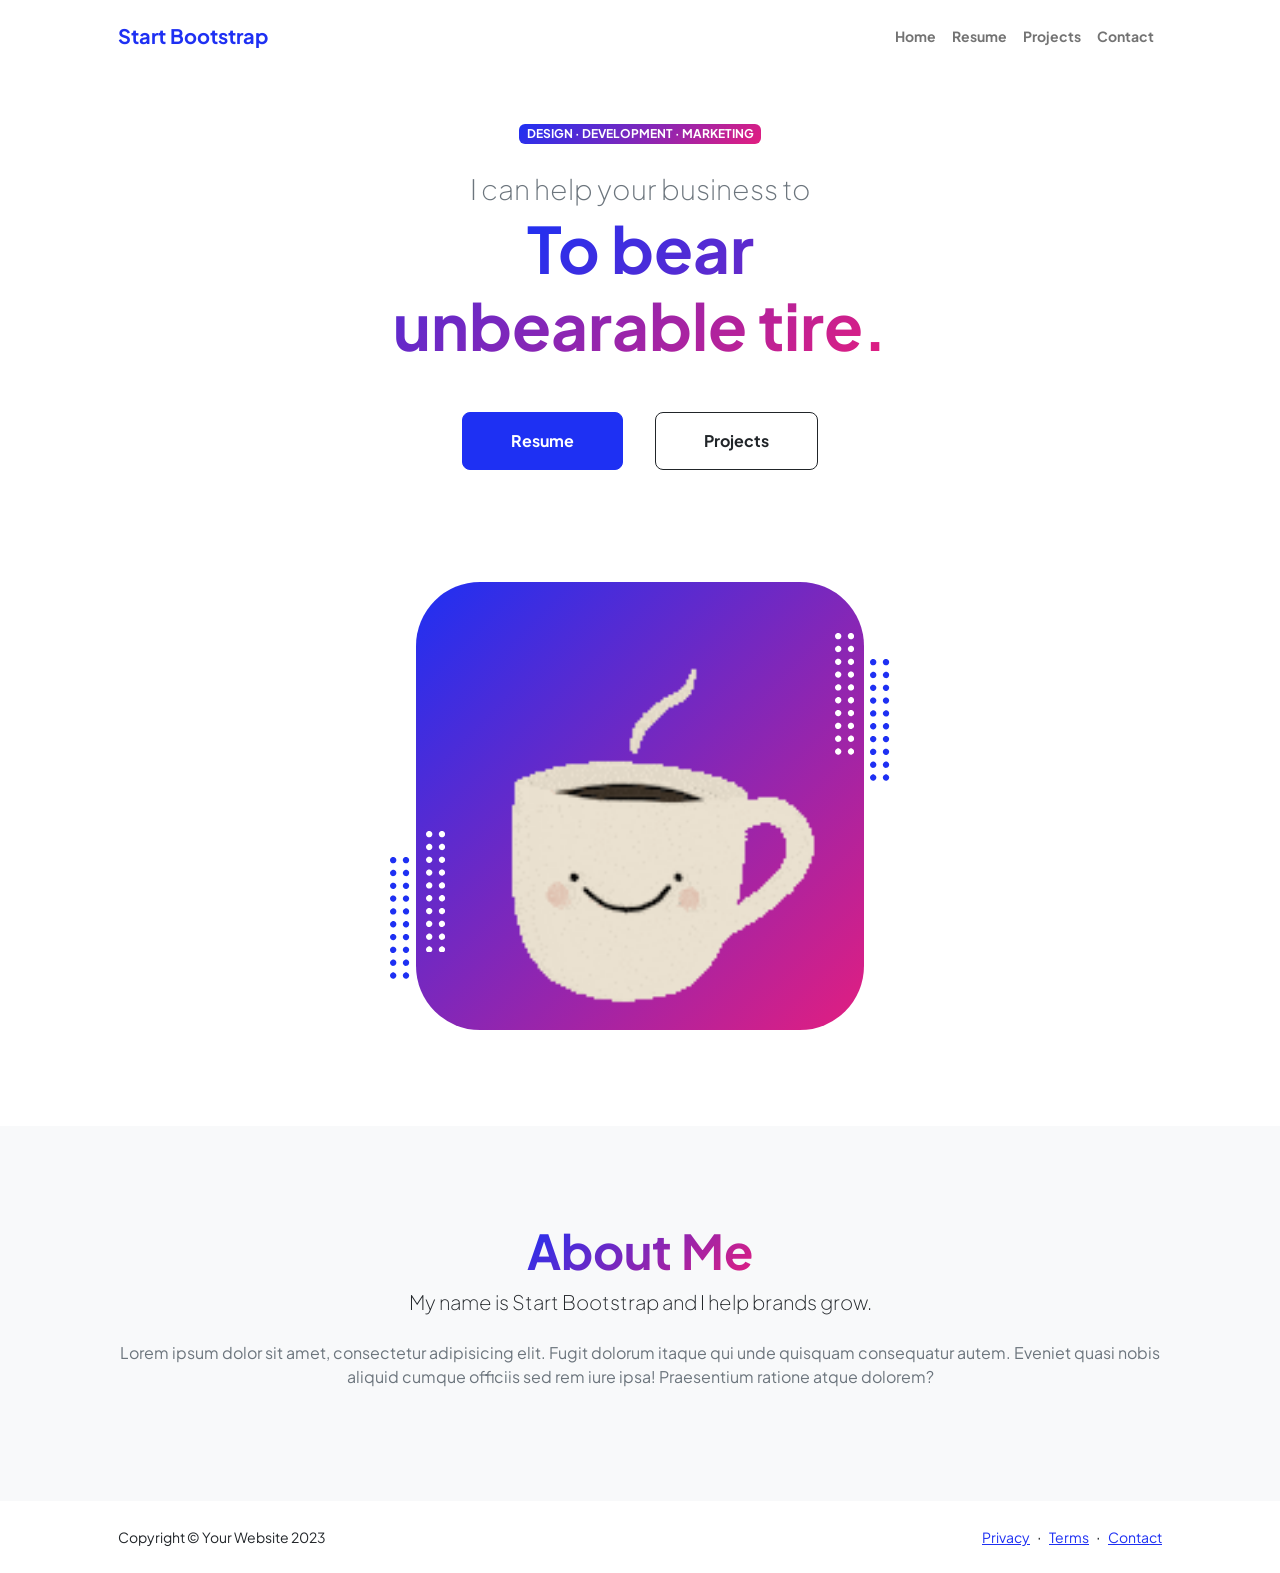
<file: index.html>
<!DOCTYPE html>
<html lang="en">
    <head>
        <meta charset="utf-8" />
        <meta name="viewport" content="width=device-width, initial-scale=1, shrink-to-fit=no" />
        <meta name="description" content="" />
        <meta name="author" content="" />
        <title>Personal - Start Bootstrap Theme</title>
        <!-- Favicon-->
        <link rel="icon" type="image/x-icon" href="assets/favicon.ico" />
        <!-- Custom Google font-->
        <link rel="preconnect" href="https://fonts.googleapis.com" />
        <link rel="preconnect" href="https://fonts.gstatic.com" crossorigin />
        <link href="https://fonts.googleapis.com/css2?family=Plus+Jakarta+Sans:wght@100;200;300;400;500;600;700;800;900&amp;display=swap" rel="stylesheet" />
        <!-- Bootstrap icons-->
        <link href='./css/styles.css' rel="stylesheet" />
        <!-- Core theme CSS (includes Bootstrap)-->
        <link href="./css/styles.css" rel="stylesheet" />
    </head>
    <body class="d-flex flex-column h-100">
        <main class="flex-shrink-0">
            <!-- Navigation-->
            <nav class="navbar navbar-expand-lg navbar-light bg-white py-3">
                <div class="container px-5">
                    <a class="navbar-brand" href="index.html"><span class="fw-bolder text-primary">Start Bootstrap</span></a>
                    <button class="navbar-toggler" type="button" data-bs-toggle="collapse" data-bs-target="#navbarSupportedContent" aria-controls="navbarSupportedContent" aria-expanded="false" aria-label="Toggle navigation"><span class="navbar-toggler-icon"></span></button>
                    <div class="collapse navbar-collapse" id="navbarSupportedContent">
                        <ul class="navbar-nav ms-auto mb-2 mb-lg-0 small fw-bolder">
                            <li class="nav-item"><a class="nav-link" href="index.html">Home</a></li>
                            <li class="nav-item"><a class="nav-link" href="resume.html">Resume</a></li>
                            <li class="nav-item"><a class="nav-link" href="projects.html">Projects</a></li>
                            <li class="nav-item"><a class="nav-link" href="contact.html">Contact</a></li>
                        </ul>
                    </div>
                </div>
            </nav>
            <!-- Header-->
            <header class="py-5">
                <div class="container px-5 pb-5">
                    <div class="row gx-5 align-items-center">
                        <div class="col-xxl-5">
                            <!-- Header text content-->
                            <div class="text-center text-xxl-start">
                                <div class="badge bg-gradient-primary-to-secondary text-white mb-4"><div class="text-uppercase">Design &middot; Development &middot; Marketing</div></div>
                                <div class="fs-3 fw-light text-muted">I can help your business to</div>
                                <h1 class="display-3 fw-bolder mb-5"><span class="text-gradient d-inline">To bear <br> unbearable tire.
                                </span></h1>
                                <div class="d-grid gap-3 d-sm-flex justify-content-sm-center justify-content-xxl-start mb-3s">
                                    <a class="btn btn-primary btn-lg px-5 py-3 me-sm-3 fs-6 fw-bolder" href="resume.html">Resume</a>
                                    <a class="btn btn-outline-dark btn-lg px-5 py-3 fs-6 fw-bolder" href="projects.html">Projects</a>
                                </div>
                            </div>
                        </div>
                        <div class="col-xxl-7">
                            <!-- Header profile picture-->
                            <div class="d-flex justify-content-center mt-5 mt-xxl-0">
                                <div class="profile bg-gradient-primary-to-secondary">
                                    <!-- TIP: For best results, use a photo with a transparent background like the demo example below-->
                                    <!-- Watch a tutorial on how to do this on YouTube (link)-->
                                    <img class="profile-img" src="./assets/200.gif" alt="..." /> 
                                    <div class="dots-1">
                                        <!-- SVG Dots-->
                                        <svg version="1.1" xmlns="http://www.w3.org/2000/svg" xmlns:xlink="http://www.w3.org/1999/xlink" x="0px" y="0px" viewBox="0 0 191.6 1215.4" style="enable-background: new 0 0 191.6 1215.4" xml:space="preserve">
                                            <g transform="translate(0.000000,1280.000000) scale(0.100000,-0.100000)">
                                                <path d="M227.7,12788.6c-105-35-200-141-222-248c-43-206,163-412,369-369c155,32,275,190,260,339c-11,105-90,213-190,262        C383.7,12801.6,289.7,12808.6,227.7,12788.6z"></path>
                                                <path d="M1507.7,12788.6c-151-50-253-216-222-362c25-119,136-230,254-255c194-41,395,142,375,339c-11,105-90,213-190,262        C1663.7,12801.6,1569.7,12808.6,1507.7,12788.6z"></path>
                                                <path d="M227.7,11508.6c-105-35-200-141-222-248c-43-206,163-412,369-369c155,32,275,190,260,339c-11,105-90,213-190,262        C383.7,11521.6,289.7,11528.6,227.7,11508.6z"></path>
                                                <path d="M1507.7,11508.6c-151-50-253-216-222-362c25-119,136-230,254-255c194-41,395,142,375,339c-11,105-90,213-190,262        C1663.7,11521.6,1569.7,11528.6,1507.7,11508.6z"></path>
                                                <path d="M227.7,10228.6c-105-35-200-141-222-248c-43-206,163-412,369-369c155,32,275,190,260,339c-11,105-90,213-190,262        C383.7,10241.6,289.7,10248.6,227.7,10228.6z"></path>
                                                <path d="M1507.7,10228.6c-105-35-200-141-222-248c-43-206,163-412,369-369c155,32,275,190,260,339c-11,105-90,213-190,262        C1663.7,10241.6,1569.7,10248.6,1507.7,10228.6z"></path>
                                                <path d="M227.7,8948.6c-105-35-200-141-222-248c-43-206,163-412,369-369c155,32,275,190,260,339c-11,105-90,213-190,262        C383.7,8961.6,289.7,8968.6,227.7,8948.6z"></path>
                                                <path d="M1507.7,8948.6c-105-35-200-141-222-248c-43-206,163-412,369-369c155,32,275,190,260,339c-11,105-90,213-190,262        C1663.7,8961.6,1569.7,8968.6,1507.7,8948.6z"></path>
                                                <path d="M227.7,7668.6c-105-35-200-141-222-248c-43-206,163-412,369-369c155,32,275,190,260,339c-11,105-90,213-190,262        C383.7,7681.6,289.7,7688.6,227.7,7668.6z"></path>
                                                <path d="M1507.7,7668.6c-105-35-200-141-222-248c-43-206,163-412,369-369c155,32,275,190,260,339c-11,105-90,213-190,262        C1663.7,7681.6,1569.7,7688.6,1507.7,7668.6z"></path>
                                                <path d="M227.7,6388.6c-105-35-200-141-222-248c-43-206,163-412,369-369c155,32,275,190,260,339c-11,105-90,213-190,262        C383.7,6401.6,289.7,6408.6,227.7,6388.6z"></path>
                                                <path d="M1507.7,6388.6c-105-35-200-141-222-248c-43-206,163-412,369-369c155,32,275,190,260,339c-11,105-90,213-190,262        C1663.7,6401.6,1569.7,6408.6,1507.7,6388.6z"></path>
                                                <path d="M227.7,5108.6c-105-35-200-141-222-248c-43-206,163-412,369-369c155,32,275,190,260,339c-11,105-90,213-190,262        C383.7,5121.6,289.7,5128.6,227.7,5108.6z"></path>
                                                <path d="M1507.7,5108.6c-105-35-200-141-222-248c-43-206,163-412,369-369c155,32,275,190,260,339c-11,105-90,213-190,262        C1663.7,5121.6,1569.7,5128.6,1507.7,5108.6z"></path>
                                                <path d="M227.7,3828.6c-105-35-200-141-222-248c-43-206,163-412,369-369c155,32,275,190,260,339c-11,105-90,213-190,262        C383.7,3841.6,289.7,3848.6,227.7,3828.6z"></path>
                                                <path d="M1507.7,3828.6c-105-35-200-141-222-248c-43-206,163-412,369-369c155,32,275,190,260,339c-11,105-90,213-190,262        C1663.7,3841.6,1569.7,3848.6,1507.7,3828.6z"></path>
                                                <path d="M227.7,2548.6c-105-35-200-141-222-248c-43-206,163-412,369-369c155,32,275,190,260,339c-11,105-90,213-190,262        C383.7,2561.6,289.7,2568.6,227.7,2548.6z"></path>
                                                <path d="M1507.7,2548.6c-105-35-200-141-222-248c-43-206,163-412,369-369c155,32,275,190,260,339c-11,105-90,213-190,262        C1663.7,2561.6,1569.7,2568.6,1507.7,2548.6z"></path>
                                                <path d="M227.7,1268.6c-105-35-200-141-222-248c-43-206,163-412,369-369c155,32,275,190,260,339c-11,105-90,213-190,262        C383.7,1281.6,289.7,1288.6,227.7,1268.6z"></path>
                                                <path d="M1507.7,1268.6c-105-35-200-141-222-248c-43-206,163-412,369-369c155,32,275,190,260,339c-11,105-90,213-190,262        C1663.7,1281.6,1569.7,1288.6,1507.7,1268.6z"></path>
                                            </g>
                                        </svg>
                                        <!-- END of SVG dots-->
                                    </div>
                                    <div class="dots-2">
                                        <!-- SVG Dots-->
                                        <svg version="1.1" xmlns="http://www.w3.org/2000/svg" xmlns:xlink="http://www.w3.org/1999/xlink" x="0px" y="0px" viewBox="0 0 191.6 1215.4" style="enable-background: new 0 0 191.6 1215.4" xml:space="preserve">
                                            <g transform="translate(0.000000,1280.000000) scale(0.100000,-0.100000)">
                                                <path d="M227.7,12788.6c-105-35-200-141-222-248c-43-206,163-412,369-369c155,32,275,190,260,339c-11,105-90,213-190,262        C383.7,12801.6,289.7,12808.6,227.7,12788.6z"></path>
                                                <path d="M1507.7,12788.6c-151-50-253-216-222-362c25-119,136-230,254-255c194-41,395,142,375,339c-11,105-90,213-190,262        C1663.7,12801.6,1569.7,12808.6,1507.7,12788.6z"></path>
                                                <path d="M227.7,11508.6c-105-35-200-141-222-248c-43-206,163-412,369-369c155,32,275,190,260,339c-11,105-90,213-190,262        C383.7,11521.6,289.7,11528.6,227.7,11508.6z"></path>
                                                <path d="M1507.7,11508.6c-151-50-253-216-222-362c25-119,136-230,254-255c194-41,395,142,375,339c-11,105-90,213-190,262        C1663.7,11521.6,1569.7,11528.6,1507.7,11508.6z"></path>
                                                <path d="M227.7,10228.6c-105-35-200-141-222-248c-43-206,163-412,369-369c155,32,275,190,260,339c-11,105-90,213-190,262        C383.7,10241.6,289.7,10248.6,227.7,10228.6z"></path>
                                                <path d="M1507.7,10228.6c-105-35-200-141-222-248c-43-206,163-412,369-369c155,32,275,190,260,339c-11,105-90,213-190,262        C1663.7,10241.6,1569.7,10248.6,1507.7,10228.6z"></path>
                                                <path d="M227.7,8948.6c-105-35-200-141-222-248c-43-206,163-412,369-369c155,32,275,190,260,339c-11,105-90,213-190,262        C383.7,8961.6,289.7,8968.6,227.7,8948.6z"></path>
                                                <path d="M1507.7,8948.6c-105-35-200-141-222-248c-43-206,163-412,369-369c155,32,275,190,260,339c-11,105-90,213-190,262        C1663.7,8961.6,1569.7,8968.6,1507.7,8948.6z"></path>
                                                <path d="M227.7,7668.6c-105-35-200-141-222-248c-43-206,163-412,369-369c155,32,275,190,260,339c-11,105-90,213-190,262        C383.7,7681.6,289.7,7688.6,227.7,7668.6z"></path>
                                                <path d="M1507.7,7668.6c-105-35-200-141-222-248c-43-206,163-412,369-369c155,32,275,190,260,339c-11,105-90,213-190,262        C1663.7,7681.6,1569.7,7688.6,1507.7,7668.6z"></path>
                                                <path d="M227.7,6388.6c-105-35-200-141-222-248c-43-206,163-412,369-369c155,32,275,190,260,339c-11,105-90,213-190,262        C383.7,6401.6,289.7,6408.6,227.7,6388.6z"></path>
                                                <path d="M1507.7,6388.6c-105-35-200-141-222-248c-43-206,163-412,369-369c155,32,275,190,260,339c-11,105-90,213-190,262        C1663.7,6401.6,1569.7,6408.6,1507.7,6388.6z"></path>
                                                <path d="M227.7,5108.6c-105-35-200-141-222-248c-43-206,163-412,369-369c155,32,275,190,260,339c-11,105-90,213-190,262        C383.7,5121.6,289.7,5128.6,227.7,5108.6z"></path>
                                                <path d="M1507.7,5108.6c-105-35-200-141-222-248c-43-206,163-412,369-369c155,32,275,190,260,339c-11,105-90,213-190,262        C1663.7,5121.6,1569.7,5128.6,1507.7,5108.6z"></path>
                                                <path d="M227.7,3828.6c-105-35-200-141-222-248c-43-206,163-412,369-369c155,32,275,190,260,339c-11,105-90,213-190,262        C383.7,3841.6,289.7,3848.6,227.7,3828.6z"></path>
                                                <path d="M1507.7,3828.6c-105-35-200-141-222-248c-43-206,163-412,369-369c155,32,275,190,260,339c-11,105-90,213-190,262        C1663.7,3841.6,1569.7,3848.6,1507.7,3828.6z"></path>
                                                <path d="M227.7,2548.6c-105-35-200-141-222-248c-43-206,163-412,369-369c155,32,275,190,260,339c-11,105-90,213-190,262        C383.7,2561.6,289.7,2568.6,227.7,2548.6z"></path>
                                                <path d="M1507.7,2548.6c-105-35-200-141-222-248c-43-206,163-412,369-369c155,32,275,190,260,339c-11,105-90,213-190,262        C1663.7,2561.6,1569.7,2568.6,1507.7,2548.6z"></path>
                                                <path d="M227.7,1268.6c-105-35-200-141-222-248c-43-206,163-412,369-369c155,32,275,190,260,339c-11,105-90,213-190,262        C383.7,1281.6,289.7,1288.6,227.7,1268.6z"></path>
                                                <path d="M1507.7,1268.6c-105-35-200-141-222-248c-43-206,163-412,369-369c155,32,275,190,260,339c-11,105-90,213-190,262        C1663.7,1281.6,1569.7,1288.6,1507.7,1268.6z"></path>
                                            </g>
                                        </svg>
                                        <!-- END of SVG dots-->
                                    </div>
                                    <div class="dots-3">
                                        <!-- SVG Dots-->
                                        <svg version="1.1" xmlns="http://www.w3.org/2000/svg" xmlns:xlink="http://www.w3.org/1999/xlink" x="0px" y="0px" viewBox="0 0 191.6 1215.4" style="enable-background: new 0 0 191.6 1215.4" xml:space="preserve">
                                            <g transform="translate(0.000000,1280.000000) scale(0.100000,-0.100000)">
                                                <path d="M227.7,12788.6c-105-35-200-141-222-248c-43-206,163-412,369-369c155,32,275,190,260,339c-11,105-90,213-190,262        C383.7,12801.6,289.7,12808.6,227.7,12788.6z"></path>
                                                <path d="M1507.7,12788.6c-151-50-253-216-222-362c25-119,136-230,254-255c194-41,395,142,375,339c-11,105-90,213-190,262        C1663.7,12801.6,1569.7,12808.6,1507.7,12788.6z"></path>
                                                <path d="M227.7,11508.6c-105-35-200-141-222-248c-43-206,163-412,369-369c155,32,275,190,260,339c-11,105-90,213-190,262        C383.7,11521.6,289.7,11528.6,227.7,11508.6z"></path>
                                                <path d="M1507.7,11508.6c-151-50-253-216-222-362c25-119,136-230,254-255c194-41,395,142,375,339c-11,105-90,213-190,262        C1663.7,11521.6,1569.7,11528.6,1507.7,11508.6z"></path>
                                                <path d="M227.7,10228.6c-105-35-200-141-222-248c-43-206,163-412,369-369c155,32,275,190,260,339c-11,105-90,213-190,262        C383.7,10241.6,289.7,10248.6,227.7,10228.6z"></path>
                                                <path d="M1507.7,10228.6c-105-35-200-141-222-248c-43-206,163-412,369-369c155,32,275,190,260,339c-11,105-90,213-190,262        C1663.7,10241.6,1569.7,10248.6,1507.7,10228.6z"></path>
                                                <path d="M227.7,8948.6c-105-35-200-141-222-248c-43-206,163-412,369-369c155,32,275,190,260,339c-11,105-90,213-190,262        C383.7,8961.6,289.7,8968.6,227.7,8948.6z"></path>
                                                <path d="M1507.7,8948.6c-105-35-200-141-222-248c-43-206,163-412,369-369c155,32,275,190,260,339c-11,105-90,213-190,262        C1663.7,8961.6,1569.7,8968.6,1507.7,8948.6z"></path>
                                                <path d="M227.7,7668.6c-105-35-200-141-222-248c-43-206,163-412,369-369c155,32,275,190,260,339c-11,105-90,213-190,262        C383.7,7681.6,289.7,7688.6,227.7,7668.6z"></path>
                                                <path d="M1507.7,7668.6c-105-35-200-141-222-248c-43-206,163-412,369-369c155,32,275,190,260,339c-11,105-90,213-190,262        C1663.7,7681.6,1569.7,7688.6,1507.7,7668.6z"></path>
                                                <path d="M227.7,6388.6c-105-35-200-141-222-248c-43-206,163-412,369-369c155,32,275,190,260,339c-11,105-90,213-190,262        C383.7,6401.6,289.7,6408.6,227.7,6388.6z"></path>
                                                <path d="M1507.7,6388.6c-105-35-200-141-222-248c-43-206,163-412,369-369c155,32,275,190,260,339c-11,105-90,213-190,262        C1663.7,6401.6,1569.7,6408.6,1507.7,6388.6z"></path>
                                                <path d="M227.7,5108.6c-105-35-200-141-222-248c-43-206,163-412,369-369c155,32,275,190,260,339c-11,105-90,213-190,262        C383.7,5121.6,289.7,5128.6,227.7,5108.6z"></path>
                                                <path d="M1507.7,5108.6c-105-35-200-141-222-248c-43-206,163-412,369-369c155,32,275,190,260,339c-11,105-90,213-190,262        C1663.7,5121.6,1569.7,5128.6,1507.7,5108.6z"></path>
                                                <path d="M227.7,3828.6c-105-35-200-141-222-248c-43-206,163-412,369-369c155,32,275,190,260,339c-11,105-90,213-190,262        C383.7,3841.6,289.7,3848.6,227.7,3828.6z"></path>
                                                <path d="M1507.7,3828.6c-105-35-200-141-222-248c-43-206,163-412,369-369c155,32,275,190,260,339c-11,105-90,213-190,262        C1663.7,3841.6,1569.7,3848.6,1507.7,3828.6z"></path>
                                                <path d="M227.7,2548.6c-105-35-200-141-222-248c-43-206,163-412,369-369c155,32,275,190,260,339c-11,105-90,213-190,262        C383.7,2561.6,289.7,2568.6,227.7,2548.6z"></path>
                                                <path d="M1507.7,2548.6c-105-35-200-141-222-248c-43-206,163-412,369-369c155,32,275,190,260,339c-11,105-90,213-190,262        C1663.7,2561.6,1569.7,2568.6,1507.7,2548.6z"></path>
                                                <path d="M227.7,1268.6c-105-35-200-141-222-248c-43-206,163-412,369-369c155,32,275,190,260,339c-11,105-90,213-190,262        C383.7,1281.6,289.7,1288.6,227.7,1268.6z"></path>
                                                <path d="M1507.7,1268.6c-105-35-200-141-222-248c-43-206,163-412,369-369c155,32,275,190,260,339c-11,105-90,213-190,262        C1663.7,1281.6,1569.7,1288.6,1507.7,1268.6z"></path>
                                            </g>
                                        </svg>
                                        <!-- END of SVG dots-->
                                    </div>
                                    <div class="dots-4">
                                        <!-- SVG Dots-->
                                        <svg version="1.1" xmlns="http://www.w3.org/2000/svg" xmlns:xlink="http://www.w3.org/1999/xlink" x="0px" y="0px" viewBox="0 0 191.6 1215.4" style="enable-background: new 0 0 191.6 1215.4" xml:space="preserve">
                                            <g transform="translate(0.000000,1280.000000) scale(0.100000,-0.100000)">
                                                <path d="M227.7,12788.6c-105-35-200-141-222-248c-43-206,163-412,369-369c155,32,275,190,260,339c-11,105-90,213-190,262        C383.7,12801.6,289.7,12808.6,227.7,12788.6z"></path>
                                                <path d="M1507.7,12788.6c-151-50-253-216-222-362c25-119,136-230,254-255c194-41,395,142,375,339c-11,105-90,213-190,262        C1663.7,12801.6,1569.7,12808.6,1507.7,12788.6z"></path>
                                                <path d="M227.7,11508.6c-105-35-200-141-222-248c-43-206,163-412,369-369c155,32,275,190,260,339c-11,105-90,213-190,262        C383.7,11521.6,289.7,11528.6,227.7,11508.6z"></path>
                                                <path d="M1507.7,11508.6c-151-50-253-216-222-362c25-119,136-230,254-255c194-41,395,142,375,339c-11,105-90,213-190,262        C1663.7,11521.6,1569.7,11528.6,1507.7,11508.6z"></path>
                                                <path d="M227.7,10228.6c-105-35-200-141-222-248c-43-206,163-412,369-369c155,32,275,190,260,339c-11,105-90,213-190,262        C383.7,10241.6,289.7,10248.6,227.7,10228.6z"></path>
                                                <path d="M1507.7,10228.6c-105-35-200-141-222-248c-43-206,163-412,369-369c155,32,275,190,260,339c-11,105-90,213-190,262        C1663.7,10241.6,1569.7,10248.6,1507.7,10228.6z"></path>
                                                <path d="M227.7,8948.6c-105-35-200-141-222-248c-43-206,163-412,369-369c155,32,275,190,260,339c-11,105-90,213-190,262        C383.7,8961.6,289.7,8968.6,227.7,8948.6z"></path>
                                                <path d="M1507.7,8948.6c-105-35-200-141-222-248c-43-206,163-412,369-369c155,32,275,190,260,339c-11,105-90,213-190,262        C1663.7,8961.6,1569.7,8968.6,1507.7,8948.6z"></path>
                                                <path d="M227.7,7668.6c-105-35-200-141-222-248c-43-206,163-412,369-369c155,32,275,190,260,339c-11,105-90,213-190,262        C383.7,7681.6,289.7,7688.6,227.7,7668.6z"></path>
                                                <path d="M1507.7,7668.6c-105-35-200-141-222-248c-43-206,163-412,369-369c155,32,275,190,260,339c-11,105-90,213-190,262        C1663.7,7681.6,1569.7,7688.6,1507.7,7668.6z"></path>
                                                <path d="M227.7,6388.6c-105-35-200-141-222-248c-43-206,163-412,369-369c155,32,275,190,260,339c-11,105-90,213-190,262        C383.7,6401.6,289.7,6408.6,227.7,6388.6z"></path>
                                                <path d="M1507.7,6388.6c-105-35-200-141-222-248c-43-206,163-412,369-369c155,32,275,190,260,339c-11,105-90,213-190,262        C1663.7,6401.6,1569.7,6408.6,1507.7,6388.6z"></path>
                                                <path d="M227.7,5108.6c-105-35-200-141-222-248c-43-206,163-412,369-369c155,32,275,190,260,339c-11,105-90,213-190,262        C383.7,5121.6,289.7,5128.6,227.7,5108.6z"></path>
                                                <path d="M1507.7,5108.6c-105-35-200-141-222-248c-43-206,163-412,369-369c155,32,275,190,260,339c-11,105-90,213-190,262        C1663.7,5121.6,1569.7,5128.6,1507.7,5108.6z"></path>
                                                <path d="M227.7,3828.6c-105-35-200-141-222-248c-43-206,163-412,369-369c155,32,275,190,260,339c-11,105-90,213-190,262        C383.7,3841.6,289.7,3848.6,227.7,3828.6z"></path>
                                                <path d="M1507.7,3828.6c-105-35-200-141-222-248c-43-206,163-412,369-369c155,32,275,190,260,339c-11,105-90,213-190,262        C1663.7,3841.6,1569.7,3848.6,1507.7,3828.6z"></path>
                                                <path d="M227.7,2548.6c-105-35-200-141-222-248c-43-206,163-412,369-369c155,32,275,190,260,339c-11,105-90,213-190,262        C383.7,2561.6,289.7,2568.6,227.7,2548.6z"></path>
                                                <path d="M1507.7,2548.6c-105-35-200-141-222-248c-43-206,163-412,369-369c155,32,275,190,260,339c-11,105-90,213-190,262        C1663.7,2561.6,1569.7,2568.6,1507.7,2548.6z"></path>
                                                <path d="M227.7,1268.6c-105-35-200-141-222-248c-43-206,163-412,369-369c155,32,275,190,260,339c-11,105-90,213-190,262        C383.7,1281.6,289.7,1288.6,227.7,1268.6z"></path>
                                                <path d="M1507.7,1268.6c-105-35-200-141-222-248c-43-206,163-412,369-369c155,32,275,190,260,339c-11,105-90,213-190,262        C1663.7,1281.6,1569.7,1288.6,1507.7,1268.6z"></path>
                                            </g>
                                        </svg>
                                        <!-- END of SVG dots-->
                                    </div>
                                </div>
                            </div>
                        </div>
                    </div>
                </div>
            </header>
            <!-- About Section-->
            <section class="bg-light py-5">
                <div class="container px-5">
                    <div class="row gx-5 justify-content-center">
                        <div class="col-xxl-8">
                            <div class="text-center my-5">
                                <h2 class="display-5 fw-bolder"><span class="text-gradient d-inline">About Me</span></h2>
                                <p class="lead fw-light mb-4">My name is Start Bootstrap and I help brands grow.</p>
                                <p class="text-muted">Lorem ipsum dolor sit amet, consectetur adipisicing elit. Fugit dolorum itaque qui unde quisquam consequatur autem. Eveniet quasi nobis aliquid cumque officiis sed rem iure ipsa! Praesentium ratione atque dolorem?</p>
                                <div class="d-flex justify-content-center fs-2 gap-4">
                                    <a class="text-gradient" href="#!"><i class="bi bi-twitter"></i></a>
                                    <a class="text-gradient" href="#!"><i class="bi bi-linkedin"></i></a>
                                    <a class="text-gradient" href="#!"><i class="bi bi-github"></i></a>
                                </div>
                            </div>
                        </div>
                    </div>
                </div>
            </section>
        </main>
        <!-- Footer-->
        <footer class="bg-white py-4 mt-auto">
            <div class="container px-5">
                <div class="row align-items-center justify-content-between flex-column flex-sm-row">
                    <div class="col-auto"><div class="small m-0">Copyright &copy; Your Website 2023</div></div>
                    <div class="col-auto">
                        <a class="small" href="#!">Privacy</a>
                        <span class="mx-1">&middot;</span>
                        <a class="small" href="#!">Terms</a>
                        <span class="mx-1">&middot;</span>
                        <a class="small" href="#!">Contact</a>
                    </div>
                </div>
            </div>
        </footer>
        <!-- Bootstrap core JS-->
        <script src="https://cdn.jsdelivr.net/npm/bootstrap@5.2.3/dist/js/bootstrap.bundle.min.js"></script>
        <!-- Core theme JS-->
        <script src="js/scripts.js"></script>
    </body>
</html>
</file>
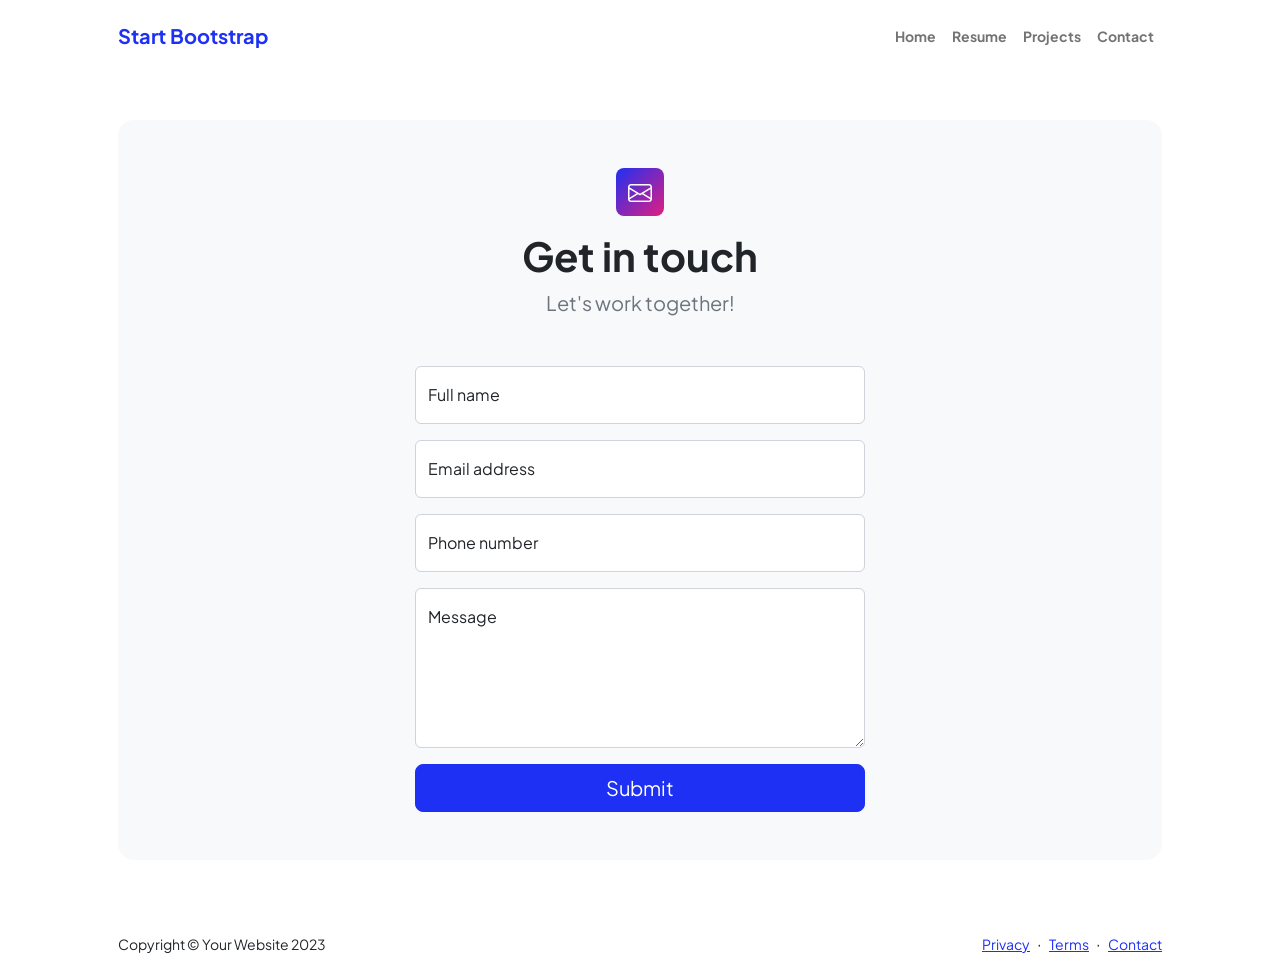
<file: contact.html>
<!DOCTYPE html>
<html lang="en">
    <head>
        <meta charset="utf-8" />
        <meta name="viewport" content="width=device-width, initial-scale=1, shrink-to-fit=no" />
        <meta name="description" content />
        <meta name="author" content />
        <title>Modern Business - Start Bootstrap Template</title>
        <!-- Favicon-->
        <link rel="icon" type="image/x-icon" href="assets/favicon.ico" />
        <!-- Custom Google font-->
        <link rel="preconnect" href="https://fonts.googleapis.com" />
        <link rel="preconnect" href="https://fonts.gstatic.com" crossorigin />
        <link href="https://fonts.googleapis.com/css2?family=Plus+Jakarta+Sans:wght@100;200;300;400;500;600;700;800;900&amp;display=swap" rel="stylesheet" />
        <!-- Bootstrap icons-->
        <link href="https://cdn.jsdelivr.net/npm/bootstrap-icons@1.8.1/font/bootstrap-icons.css" rel="stylesheet" />
        <!-- Core theme CSS (includes Bootstrap)-->
        <link href="css/styles.css" rel="stylesheet" />
    </head>
    <body class="d-flex flex-column">
        <main class="flex-shrink-0">
            <!-- Navigation-->
            <nav class="navbar navbar-expand-lg navbar-light bg-white py-3">
                <div class="container px-5">
                    <a class="navbar-brand" href="index.html"><span class="fw-bolder text-primary">Start Bootstrap</span></a>
                    <button class="navbar-toggler" type="button" data-bs-toggle="collapse" data-bs-target="#navbarSupportedContent" aria-controls="navbarSupportedContent" aria-expanded="false" aria-label="Toggle navigation"><span class="navbar-toggler-icon"></span></button>
                    <div class="collapse navbar-collapse" id="navbarSupportedContent">
                        <ul class="navbar-nav ms-auto mb-2 mb-lg-0 small fw-bolder">
                            <li class="nav-item"><a class="nav-link" href="index.html">Home</a></li>
                            <li class="nav-item"><a class="nav-link" href="resume.html">Resume</a></li>
                            <li class="nav-item"><a class="nav-link" href="projects.html">Projects</a></li>
                            <li class="nav-item"><a class="nav-link" href="contact.html">Contact</a></li>
                        </ul>
                    </div>
                </div>
            </nav>
            <!-- Page content-->
            <section class="py-5">
                <div class="container px-5">
                    <!-- Contact form-->
                    <div class="bg-light rounded-4 py-5 px-4 px-md-5">
                        <div class="text-center mb-5">
                            <div class="feature bg-primary bg-gradient-primary-to-secondary text-white rounded-3 mb-3"><i class="bi bi-envelope"></i></div>
                            <h1 class="fw-bolder">Get in touch</h1>
                            <p class="lead fw-normal text-muted mb-0">Let's work together!</p>
                        </div>
                        <div class="row gx-5 justify-content-center">
                            <div class="col-lg-8 col-xl-6">
                                <!-- * * * * * * * * * * * * * * *-->
                                <!-- * * SB Forms Contact Form * *-->
                                <!-- * * * * * * * * * * * * * * *-->
                                <!-- This form is pre-integrated with SB Forms.-->
                                <!-- To make this form functional, sign up at-->
                                <!-- https://startbootstrap.com/solution/contact-forms-->
                                <!-- to get an API token!-->
                                <!-- Contact Form (Powered by Formspree) -->
                                <!-- TODO: Replace 'YOUR_FORMSPREE_ID' with your actual Formspree ID after signing up at https://formspree.io/ -->
                                <form id="contactForm" action="https://formspree.io/f/mwvrapjg" method="POST">
                                    <!-- Name input-->
                                    <div class="form-floating mb-3">
                                        <input class="form-control" id="name" name="name" type="text" placeholder="Enter your name..." required />
                                        <label for="name">Full name</label>
                                    </div>
                                    <!-- Email address input-->
                                    <div class="form-floating mb-3">
                                        <input class="form-control" id="email" name="email" type="email" placeholder="name@example.com" required />
                                        <label for="email">Email address</label>
                                    </div>
                                    <!-- Phone number input-->
                                    <div class="form-floating mb-3">
                                        <input class="form-control" id="phone" name="phone" type="tel" placeholder="(123) 456-7890" required />
                                        <label for="phone">Phone number</label>
                                    </div>
                                    <!-- Message input-->
                                    <div class="form-floating mb-3">
                                        <textarea class="form-control" id="message" name="message" type="text" placeholder="Enter your message here..." style="height: 10rem" required></textarea>
                                        <label for="message">Message</label>
                                    </div>
                                    
                                    <!-- Submit success message (Visible after Formspree redirect or via JS) -->
                                    <div class="d-none" id="submitSuccessMessage">
                                        <div class="text-center mb-3">
                                            <div class="fw-bolder">Form submission successful!</div>
                                            Thank you for contacting me.
                                        </div>
                                    </div>
                                    <!-- Submit error message -->
                                    <div class="d-none" id="submitErrorMessage">
                                        <div class="text-center text-danger mb-3">Error sending message! Please check your Formspree ID.</div>
                                    </div>

                                    <!-- Submit Button-->
                                    <div class="d-grid"><button class="btn btn-primary btn-lg" id="submitButton" type="submit">Submit</button></div>
                                </form>
                            </div>
                        </div>
                    </div>
                </div>
            </section>
        </main>
        <!-- Footer-->
        <footer class="bg-white py-4 mt-auto">
            <div class="container px-5">
                <div class="row align-items-center justify-content-between flex-column flex-sm-row">
                    <div class="col-auto"><div class="small m-0">Copyright &copy; Your Website 2023</div></div>
                    <div class="col-auto">
                        <a class="small" href="#!">Privacy</a>
                        <span class="mx-1">&middot;</span>
                        <a class="small" href="#!">Terms</a>
                        <span class="mx-1">&middot;</span>
                        <a class="small" href="#!">Contact</a>
                    </div>
                </div>
            </div>
        </footer>
        <!-- Bootstrap core JS-->
        <script src="https://cdn.jsdelivr.net/npm/bootstrap@5.2.3/dist/js/bootstrap.bundle.min.js"></script>
        <!-- Core theme JS-->
        <script src="js/scripts.js"></script>
    </body>
</html>
</file>
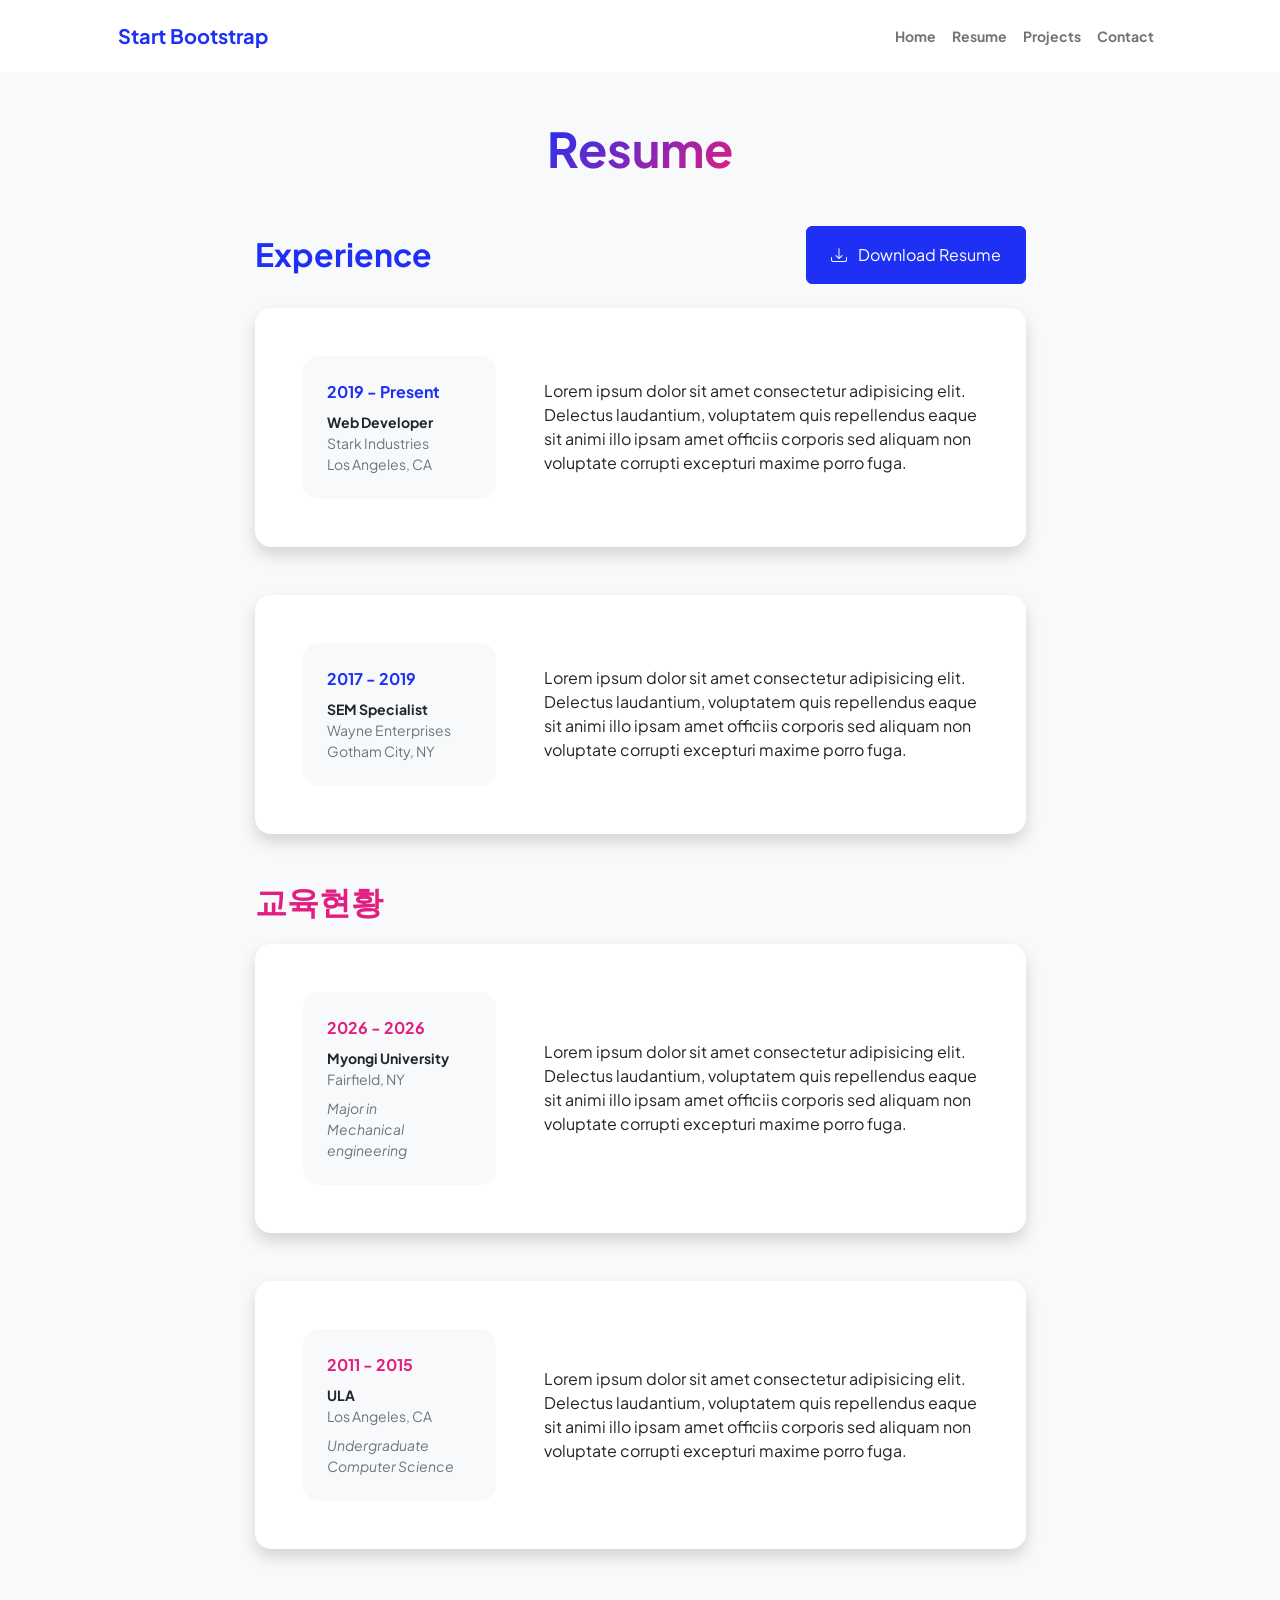
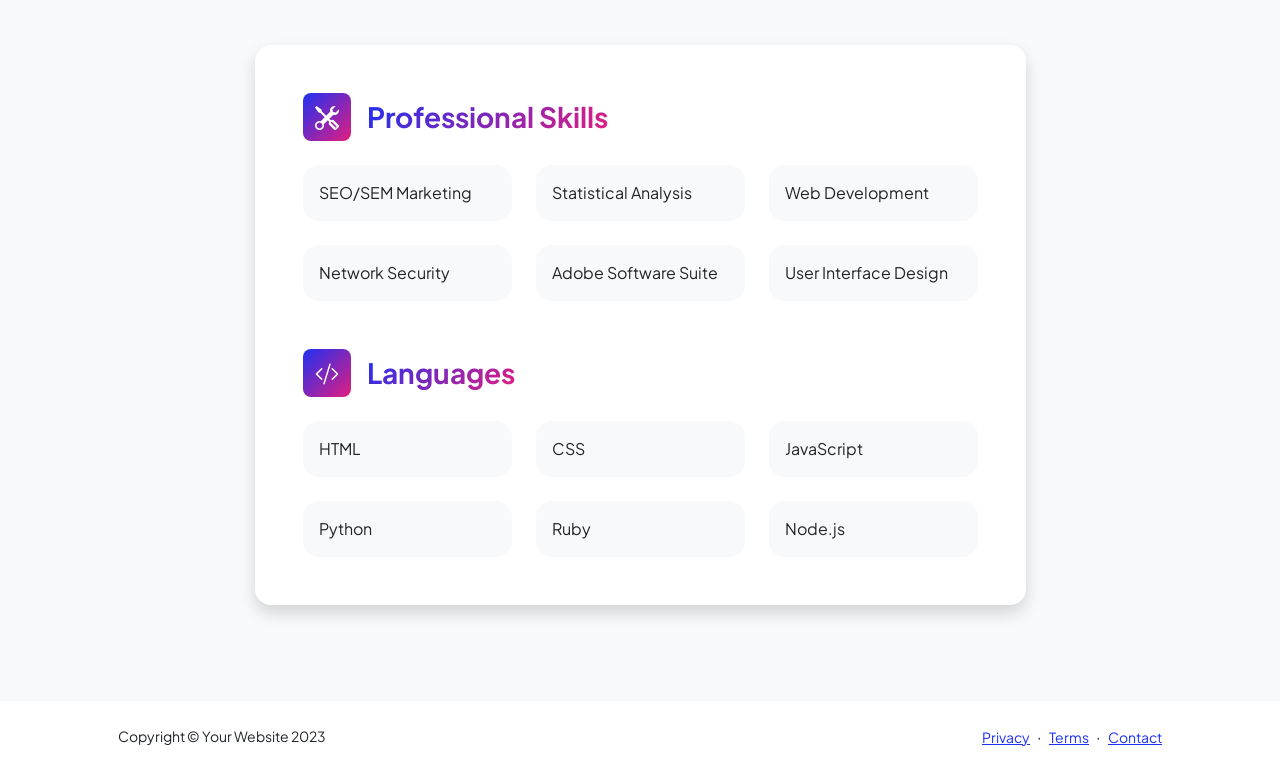
<file: resume.html>
<!DOCTYPE html>
<html lang="en">
    <head>
        <meta charset="utf-8" />
        <meta name="viewport" content="width=device-width, initial-scale=1, shrink-to-fit=no" />
        <meta name="description" content="" />
        <meta name="author" content="" />
        <title>Personal - Start Bootstrap Template</title>
        <!-- Favicon-->
        <link rel="icon" type="image/x-icon" href="assets/favicon.ico" />
        <!-- Custom Google font-->
        <link rel="preconnect" href="https://fonts.googleapis.com" />
        <link rel="preconnect" href="https://fonts.gstatic.com" crossorigin />
        <link href="https://fonts.googleapis.com/css2?family=Plus+Jakarta+Sans:wght@100;200;300;400;500;600;700;800;900&amp;display=swap" rel="stylesheet" />
        <!-- Bootstrap icons-->
        <link href="https://cdn.jsdelivr.net/npm/bootstrap-icons@1.8.1/font/bootstrap-icons.css" rel="stylesheet" />
        <!-- Core theme CSS (includes Bootstrap)-->
        <link href="css/styles.css" rel="stylesheet" />
    </head>
    <body class="d-flex flex-column h-100 bg-light">
        <main class="flex-shrink-0">
            <!-- Navigation-->
            <nav class="navbar navbar-expand-lg navbar-light bg-white py-3">
                <div class="container px-5">
                    <a class="navbar-brand" href="index.html"><span class="fw-bolder text-primary">Start Bootstrap</span></a>
                    <button class="navbar-toggler" type="button" data-bs-toggle="collapse" data-bs-target="#navbarSupportedContent" aria-controls="navbarSupportedContent" aria-expanded="false" aria-label="Toggle navigation"><span class="navbar-toggler-icon"></span></button>
                    <div class="collapse navbar-collapse" id="navbarSupportedContent">
                        <ul class="navbar-nav ms-auto mb-2 mb-lg-0 small fw-bolder">
                            <li class="nav-item"><a class="nav-link" href="index.html">Home</a></li>
                            <li class="nav-item"><a class="nav-link" href="resume.html">Resume</a></li>
                            <li class="nav-item"><a class="nav-link" href="projects.html">Projects</a></li>
                            <li class="nav-item"><a class="nav-link" href="contact.html">Contact</a></li>
                        </ul>
                    </div>
                </div>
            </nav>
            <!-- Page Content-->
            <div class="container px-5 my-5">
                <div class="text-center mb-5">
                    <h1 class="display-5 fw-bolder mb-0"><span class="text-gradient d-inline">Resume</span></h1>
                </div>
                <div class="row gx-5 justify-content-center">
                    <div class="col-lg-11 col-xl-9 col-xxl-8">
                        <!-- Experience Section-->
                        <section>
                            <div class="d-flex align-items-center justify-content-between mb-4">
                                <h2 class="text-primary fw-bolder mb-0">Experience</h2>
                                <!-- Download resume button-->
                                <!-- Note: Set the link href target to a PDF file within your project-->
                                <a class="btn btn-primary px-4 py-3" href="assets/resume.pdf" download>
                                    <div class="d-inline-block bi bi-download me-2"></div>
                                    Download Resume
                                </a>
                            </div>
                            <!-- Experience Card 1-->
                            <div class="card shadow border-0 rounded-4 mb-5">
                                <div class="card-body p-5">
                                    <div class="row align-items-center gx-5">
                                        <div class="col text-center text-lg-start mb-4 mb-lg-0">
                                            <div class="bg-light p-4 rounded-4">
                                                <div class="text-primary fw-bolder mb-2">2019 - Present</div>
                                                <div class="small fw-bolder">Web Developer</div>
                                                <div class="small text-muted">Stark Industries</div>
                                                <div class="small text-muted">Los Angeles, CA</div>
                                            </div>
                                        </div>
                                        <div class="col-lg-8"><div>Lorem ipsum dolor sit amet consectetur adipisicing elit. Delectus laudantium, voluptatem quis repellendus eaque sit animi illo ipsam amet officiis corporis sed aliquam non voluptate corrupti excepturi maxime porro fuga.</div></div>
                                    </div>
                                </div>
                            </div>
                            <!-- Experience Card 2-->
                            <div class="card shadow border-0 rounded-4 mb-5">
                                <div class="card-body p-5">
                                    <div class="row align-items-center gx-5">
                                        <div class="col text-center text-lg-start mb-4 mb-lg-0">
                                            <div class="bg-light p-4 rounded-4">
                                                <div class="text-primary fw-bolder mb-2">2017 - 2019</div>
                                                <div class="small fw-bolder">SEM Specialist</div>
                                                <div class="small text-muted">Wayne Enterprises</div>
                                                <div class="small text-muted">Gotham City, NY</div>
                                            </div>
                                        </div>
                                        <div class="col-lg-8"><div>Lorem ipsum dolor sit amet consectetur adipisicing elit. Delectus laudantium, voluptatem quis repellendus eaque sit animi illo ipsam amet officiis corporis sed aliquam non voluptate corrupti excepturi maxime porro fuga.</div></div>
                                    </div>
                                </div>
                            </div>
                        </section>
                        <!-- Education Section-->
                        <section>
                            <h2 class="text-secondary fw-bolder mb-4">교육현황</h2>
                            <!-- Education Card 1-->
                            <div class="card shadow border-0 rounded-4 mb-5">
                                <div class="card-body p-5">
                                    <div class="row align-items-center gx-5">
                                        <div class="col text-center text-lg-start mb-4 mb-lg-0">
                                            <div class="bg-light p-4 rounded-4">
                                                <div class="text-secondary fw-bolder mb-2">2026 - 2026</div>
                                                <div class="mb-2">
                                                    <div class="small fw-bolder">Myongi University</div>
                                                    <div class="small text-muted">Fairfield, NY</div>
                                                </div>
                                                <div class="fst-italic">
                                                    <div class="small text-muted">Major in</div>
                                                    <div class="small text-muted">Mechanical engineering</div>
                                                </div>
                                            </div>
                                        </div>
                                        <div class="col-lg-8"><div>Lorem ipsum dolor sit amet consectetur adipisicing elit. Delectus laudantium, voluptatem quis repellendus eaque sit animi illo ipsam amet officiis corporis sed aliquam non voluptate corrupti excepturi maxime porro fuga.</div></div>
                                    </div>
                                </div>
                            </div>
                            <!-- Education Card 2-->
                            <div class="card shadow border-0 rounded-4 mb-5">
                                <div class="card-body p-5">
                                    <div class="row align-items-center gx-5">
                                        <div class="col text-center text-lg-start mb-4 mb-lg-0">
                                            <div class="bg-light p-4 rounded-4">
                                                <div class="text-secondary fw-bolder mb-2">2011 - 2015</div>
                                                <div class="mb-2">
                                                    <div class="small fw-bolder">ULA</div>
                                                    <div class="small text-muted">Los Angeles, CA</div>
                                                </div>
                                                <div class="fst-italic">
                                                    <div class="small text-muted">Undergraduate</div>
                                                    <div class="small text-muted">Computer Science</div>
                                                </div>
                                            </div>
                                        </div>
                                        <div class="col-lg-8"><div>Lorem ipsum dolor sit amet consectetur adipisicing elit. Delectus laudantium, voluptatem quis repellendus eaque sit animi illo ipsam amet officiis corporis sed aliquam non voluptate corrupti excepturi maxime porro fuga.</div></div>
                                    </div>
                                </div>
                            </div>
                        </section>
                        <!-- Divider-->
                        <div class="pb-5"></div>
                        <!-- Skills Section-->
                        <section>
                            <!-- Skillset Card-->
                            <div class="card shadow border-0 rounded-4 mb-5">
                                <div class="card-body p-5">
                                    <!-- Professional skills list-->
                                    <div class="mb-5">
                                        <div class="d-flex align-items-center mb-4">
                                            <div class="feature bg-primary bg-gradient-primary-to-secondary text-white rounded-3 me-3"><i class="bi bi-tools"></i></div>
                                            <h3 class="fw-bolder mb-0"><span class="text-gradient d-inline">Professional Skills</span></h3>
                                        </div>
                                        <div class="row row-cols-1 row-cols-md-3 mb-4">
                                            <div class="col mb-4 mb-md-0"><div class="d-flex align-items-center bg-light rounded-4 p-3 h-100">SEO/SEM Marketing</div></div>
                                            <div class="col mb-4 mb-md-0"><div class="d-flex align-items-center bg-light rounded-4 p-3 h-100">Statistical Analysis</div></div>
                                            <div class="col"><div class="d-flex align-items-center bg-light rounded-4 p-3 h-100">Web Development</div></div>
                                        </div>
                                        <div class="row row-cols-1 row-cols-md-3">
                                            <div class="col mb-4 mb-md-0"><div class="d-flex align-items-center bg-light rounded-4 p-3 h-100">Network Security</div></div>
                                            <div class="col mb-4 mb-md-0"><div class="d-flex align-items-center bg-light rounded-4 p-3 h-100">Adobe Software Suite</div></div>
                                            <div class="col"><div class="d-flex align-items-center bg-light rounded-4 p-3 h-100">User Interface Design</div></div>
                                        </div>
                                    </div>
                                    <!-- Languages list-->
                                    <div class="mb-0">
                                        <div class="d-flex align-items-center mb-4">
                                            <div class="feature bg-primary bg-gradient-primary-to-secondary text-white rounded-3 me-3"><i class="bi bi-code-slash"></i></div>
                                            <h3 class="fw-bolder mb-0"><span class="text-gradient d-inline">Languages</span></h3>
                                        </div>
                                        <div class="row row-cols-1 row-cols-md-3 mb-4">
                                            <div class="col mb-4 mb-md-0"><div class="d-flex align-items-center bg-light rounded-4 p-3 h-100">HTML</div></div>
                                            <div class="col mb-4 mb-md-0"><div class="d-flex align-items-center bg-light rounded-4 p-3 h-100">CSS</div></div>
                                            <div class="col"><div class="d-flex align-items-center bg-light rounded-4 p-3 h-100">JavaScript</div></div>
                                        </div>
                                        <div class="row row-cols-1 row-cols-md-3">
                                            <div class="col mb-4 mb-md-0"><div class="d-flex align-items-center bg-light rounded-4 p-3 h-100">Python</div></div>
                                            <div class="col mb-4 mb-md-0"><div class="d-flex align-items-center bg-light rounded-4 p-3 h-100">Ruby</div></div>
                                            <div class="col"><div class="d-flex align-items-center bg-light rounded-4 p-3 h-100">Node.js</div></div>
                                        </div>
                                    </div>
                                </div>
                            </div>
                        </section>
                    </div>
                </div>
            </div>
        </main>
        <!-- Footer-->
        <footer class="bg-white py-4 mt-auto">
            <div class="container px-5">
                <div class="row align-items-center justify-content-between flex-column flex-sm-row">
                    <div class="col-auto"><div class="small m-0">Copyright &copy; Your Website 2023</div></div>
                    <div class="col-auto">
                        <a class="small" href="#!">Privacy</a>
                        <span class="mx-1">&middot;</span>
                        <a class="small" href="#!">Terms</a>
                        <span class="mx-1">&middot;</span>
                        <a class="small" href="#!">Contact</a>
                    </div>
                </div>
            </div>
        </footer>
        <!-- Bootstrap core JS-->
        <script src="https://cdn.jsdelivr.net/npm/bootstrap@5.2.3/dist/js/bootstrap.bundle.min.js"></script>
        <!-- Core theme JS-->
        <script src="js/scripts.js"></script>
    </body>
</html>
</file>
